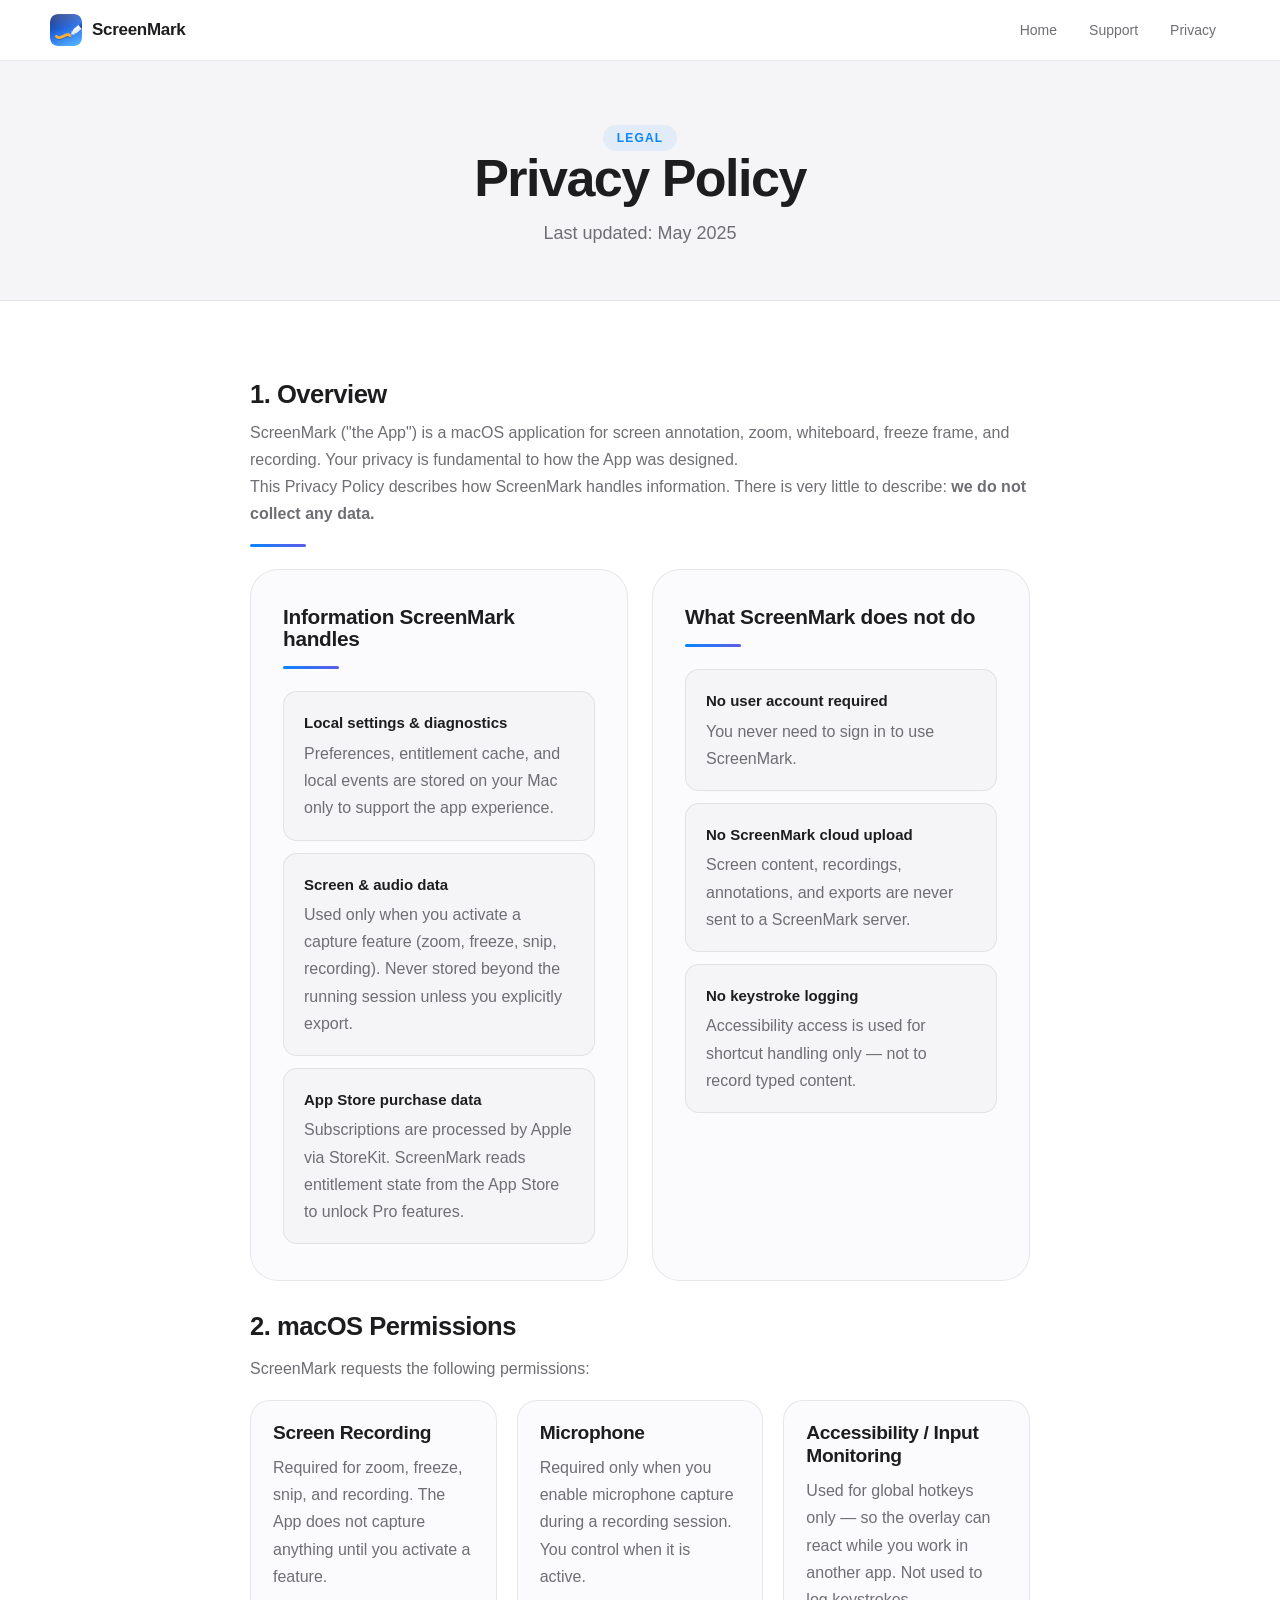
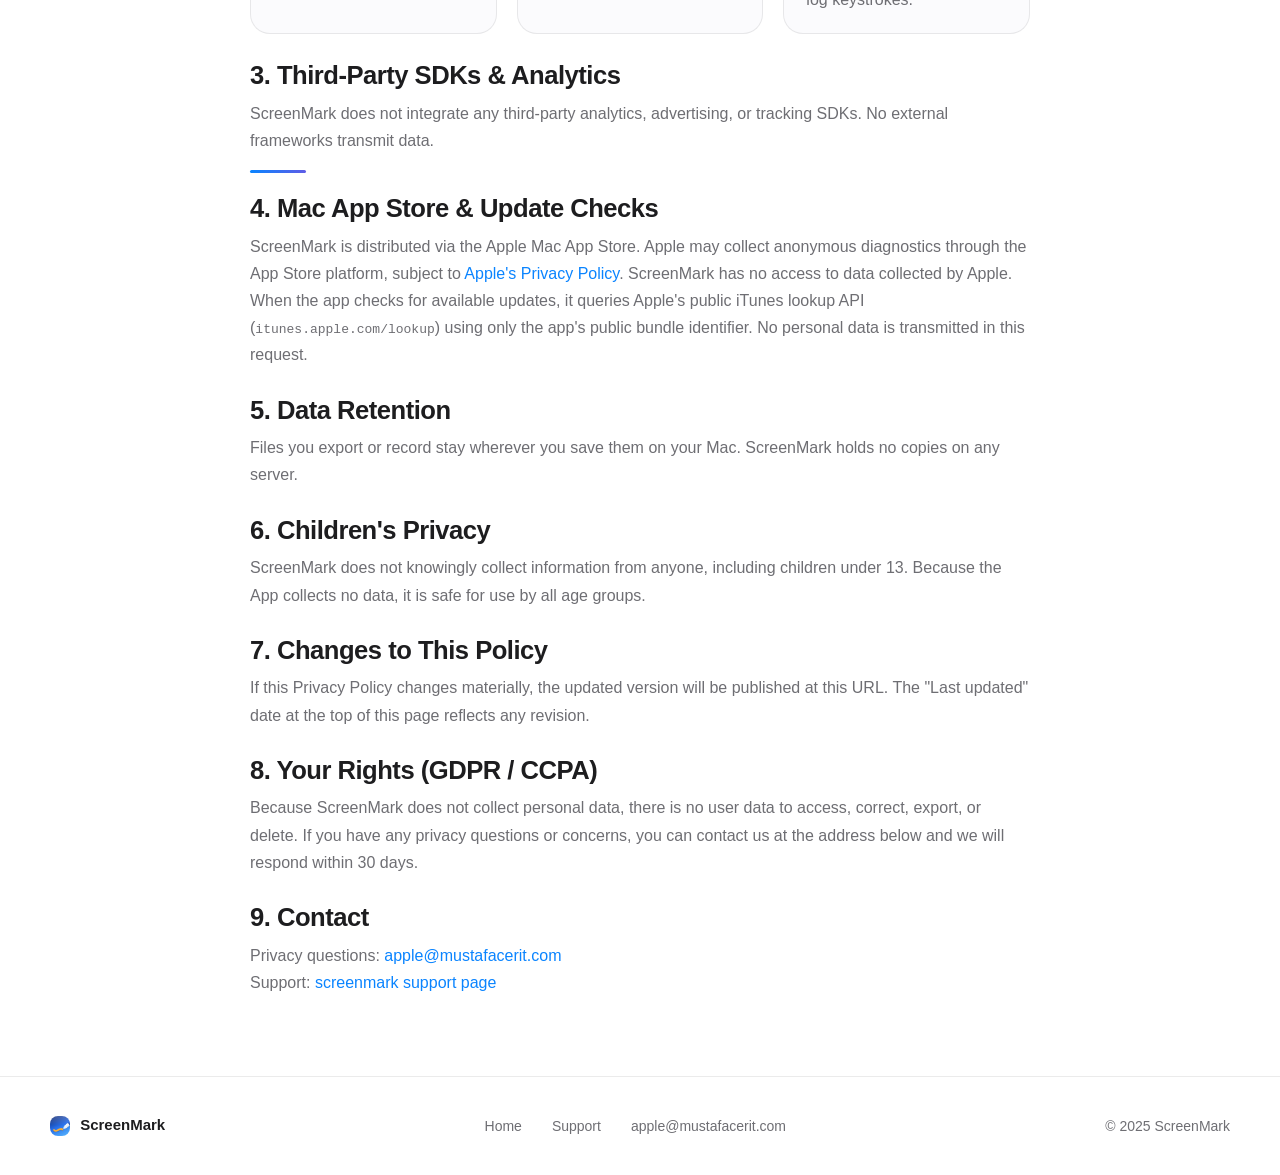
<file: privacy/index.html>
<!doctype html>
<html lang="en">
<head>
  <meta charset="utf-8">
  <meta name="viewport" content="width=device-width, initial-scale=1">
  <title>Privacy Policy – ScreenMark</title>
  <meta name="description" content="ScreenMark Privacy Policy. No data is collected. All processing is local on your Mac.">
  <link rel="stylesheet" href="../assets/site.css">
</head>
<body>

  <header class="site-header">
    <div class="shell">
      <a class="brand" href="../">
        <img src="../assets/icon.png" alt="ScreenMark icon" class="brand-icon">
        ScreenMark
      </a>
      <nav class="nav" aria-label="Primary">
        <a href="../">Home</a>
        <a href="../support/">Support</a>
        <a href="./">Privacy</a>
      </nav>
    </div>
  </header>

  <main>

    <div class="page-hero">
      <span class="eyebrow">Legal</span>
      <h1>Privacy Policy</h1>
      <p>Last updated: May 2025</p>
    </div>

    <section class="section">
      <div class="shell" style="max-width:780px">

        <h2 style="font-size:1.6rem;letter-spacing:-0.5px;margin-bottom:10px">1. Overview</h2>
        <p>ScreenMark ("the App") is a macOS application for screen annotation, zoom, whiteboard, freeze frame, and recording. Your privacy is fundamental to how the App was designed.</p>
        <p>This Privacy Policy describes how ScreenMark handles information. There is very little to describe: <strong>we do not collect any data.</strong></p>

        <div class="accent-rule"></div>

        <div class="two-up" style="margin-bottom:32px">
          <article class="panel">
            <h2 style="font-size:1.3rem;letter-spacing:-0.3px">Information ScreenMark handles</h2>
            <div class="accent-rule"></div>
            <ul class="info-list">
              <li>
                <strong>Local settings &amp; diagnostics</strong>
                <p>Preferences, entitlement cache, and local events are stored on your Mac only to support the app experience.</p>
              </li>
              <li>
                <strong>Screen &amp; audio data</strong>
                <p>Used only when you activate a capture feature (zoom, freeze, snip, recording). Never stored beyond the running session unless you explicitly export.</p>
              </li>
              <li>
                <strong>App Store purchase data</strong>
                <p>Subscriptions are processed by Apple via StoreKit. ScreenMark reads entitlement state from the App Store to unlock Pro features.</p>
              </li>
            </ul>
          </article>

          <article class="panel">
            <h2 style="font-size:1.3rem;letter-spacing:-0.3px">What ScreenMark does not do</h2>
            <div class="accent-rule"></div>
            <ul class="info-list">
              <li>
                <strong>No user account required</strong>
                <p>You never need to sign in to use ScreenMark.</p>
              </li>
              <li>
                <strong>No ScreenMark cloud upload</strong>
                <p>Screen content, recordings, annotations, and exports are never sent to a ScreenMark server.</p>
              </li>
              <li>
                <strong>No keystroke logging</strong>
                <p>Accessibility access is used for shortcut handling only — not to record typed content.</p>
              </li>
            </ul>
          </article>
        </div>

        <h2 style="font-size:1.6rem;letter-spacing:-0.5px;margin-bottom:14px">2. macOS Permissions</h2>
        <p>ScreenMark requests the following permissions:</p>
        <div class="cards-grid" style="margin:18px 0 28px">
          <article class="card" style="padding:20px 22px">
            <h3>Screen Recording</h3>
            <p>Required for zoom, freeze, snip, and recording. The App does not capture anything until you activate a feature.</p>
          </article>
          <article class="card" style="padding:20px 22px">
            <h3>Microphone</h3>
            <p>Required only when you enable microphone capture during a recording session. You control when it is active.</p>
          </article>
          <article class="card" style="padding:20px 22px">
            <h3>Accessibility / Input Monitoring</h3>
            <p>Used for global hotkeys only — so the overlay can react while you work in another app. Not used to log keystrokes.</p>
          </article>
        </div>

        <h2 style="font-size:1.6rem;letter-spacing:-0.5px;margin-bottom:10px">3. Third-Party SDKs &amp; Analytics</h2>
        <p>ScreenMark does not integrate any third-party analytics, advertising, or tracking SDKs. No external frameworks transmit data.</p>

        <div class="accent-rule"></div>

        <h2 style="font-size:1.6rem;letter-spacing:-0.5px;margin-bottom:10px">4. Mac App Store &amp; Update Checks</h2>
        <p>ScreenMark is distributed via the Apple Mac App Store. Apple may collect anonymous diagnostics through the App Store platform, subject to <a href="https://www.apple.com/legal/privacy/" target="_blank" rel="noopener" style="color:var(--accent)">Apple's Privacy Policy</a>. ScreenMark has no access to data collected by Apple.</p>
        <p>When the app checks for available updates, it queries Apple's public iTunes lookup API (<code>itunes.apple.com/lookup</code>) using only the app's public bundle identifier. No personal data is transmitted in this request.</p>

        <h2 style="font-size:1.6rem;letter-spacing:-0.5px;margin-bottom:10px;margin-top:28px">5. Data Retention</h2>
        <p>Files you export or record stay wherever you save them on your Mac. ScreenMark holds no copies on any server.</p>

        <h2 style="font-size:1.6rem;letter-spacing:-0.5px;margin-bottom:10px;margin-top:28px">6. Children's Privacy</h2>
        <p>ScreenMark does not knowingly collect information from anyone, including children under 13. Because the App collects no data, it is safe for use by all age groups.</p>

        <h2 style="font-size:1.6rem;letter-spacing:-0.5px;margin-bottom:10px;margin-top:28px">7. Changes to This Policy</h2>
        <p>If this Privacy Policy changes materially, the updated version will be published at this URL. The "Last updated" date at the top of this page reflects any revision.</p>

        <h2 style="font-size:1.6rem;letter-spacing:-0.5px;margin-bottom:10px;margin-top:28px">8. Your Rights (GDPR / CCPA)</h2>
        <p>Because ScreenMark does not collect personal data, there is no user data to access, correct, export, or delete. If you have any privacy questions or concerns, you can contact us at the address below and we will respond within 30 days.</p>

        <h2 style="font-size:1.6rem;letter-spacing:-0.5px;margin-bottom:10px;margin-top:28px">9. Contact</h2>
        <p>Privacy questions: <a href="mailto:apple@mustafacerit.com" style="color:var(--accent)">apple@mustafacerit.com</a><br>
        Support: <a href="../support/" style="color:var(--accent)">screenmark support page</a></p>

      </div>
    </section>

  </main>

  <footer class="site-footer">
    <div class="shell">
      <span class="footer-brand"><img src="../assets/icon.png" alt="" class="brand-icon" style="width:20px;height:20px;vertical-align:middle;margin-right:6px;"> ScreenMark</span>
      <div class="footer-links">
        <a href="../">Home</a>
        <a href="../support/">Support</a>
        <a href="mailto:apple@mustafacerit.com">apple@mustafacerit.com</a>
      </div>
      <span class="footer-copy">© 2025 ScreenMark</span>
    </div>
  </footer>

</body>
</html>
</file>
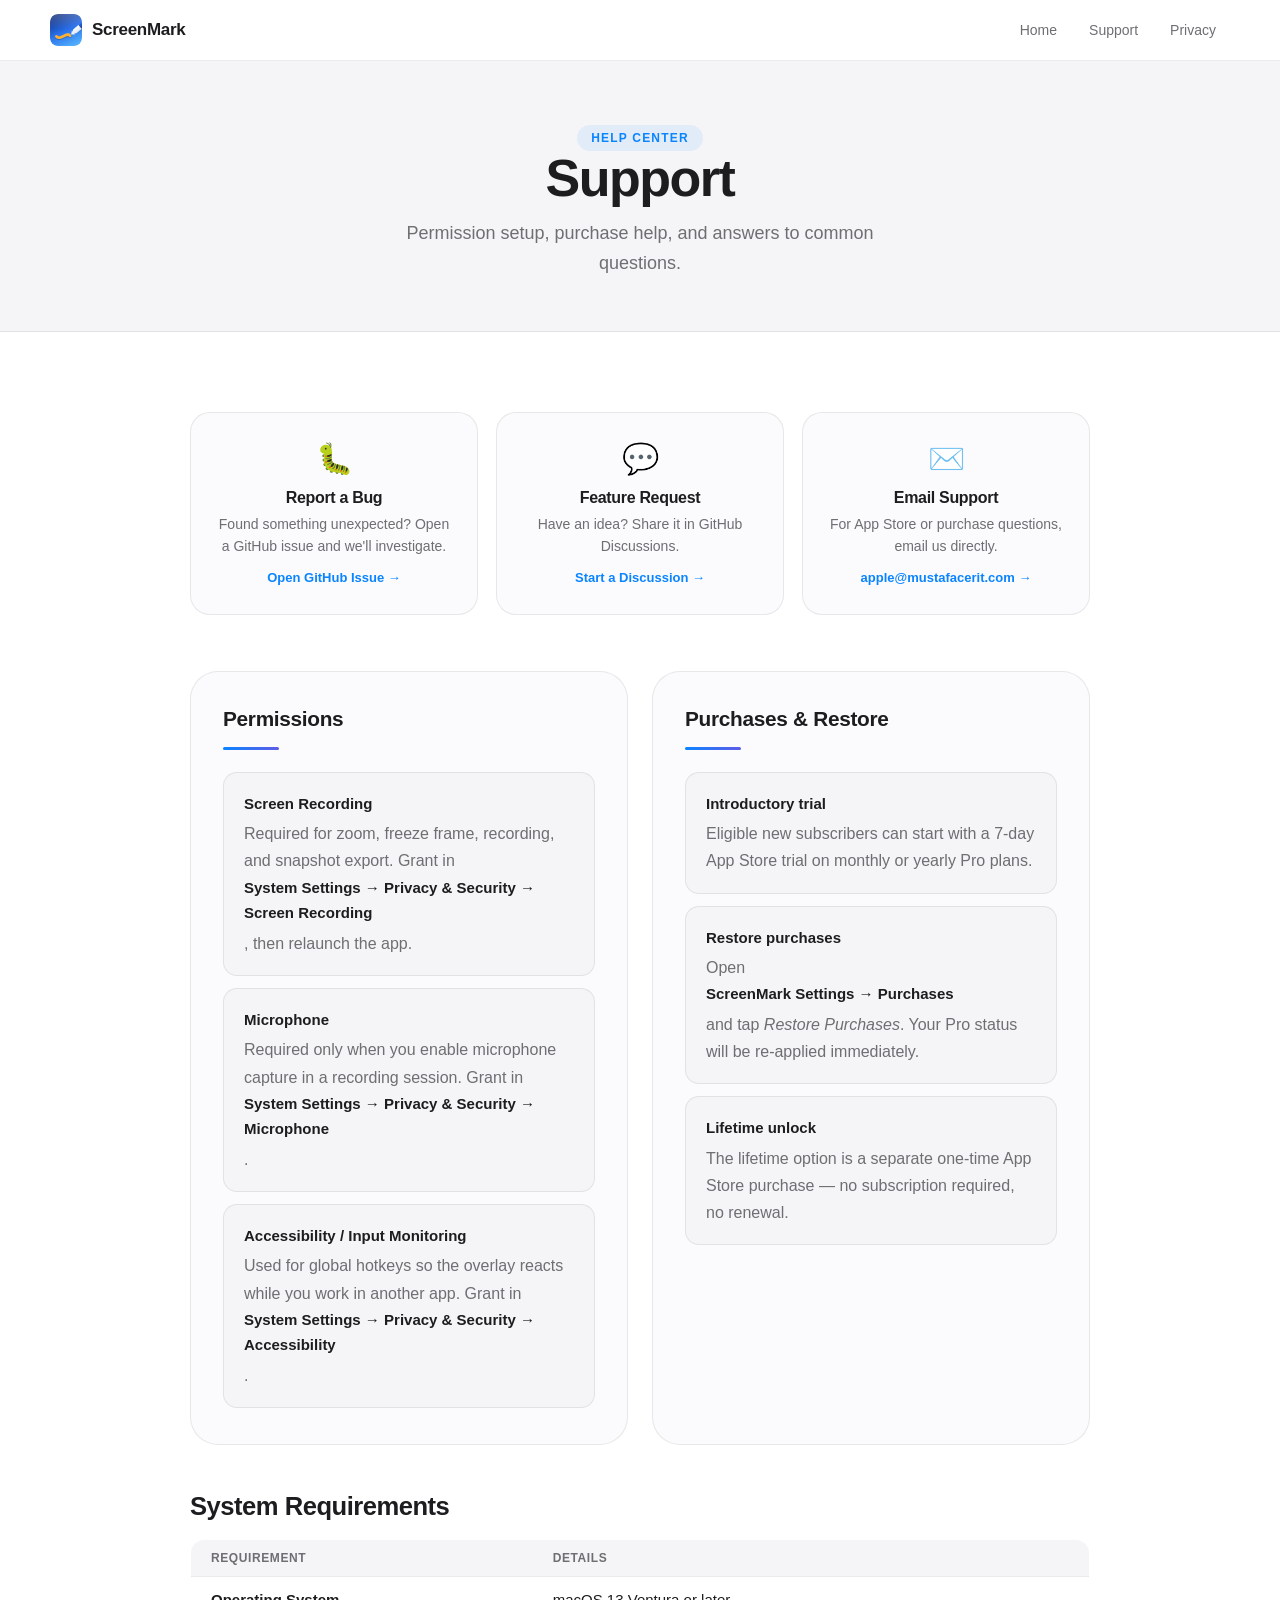
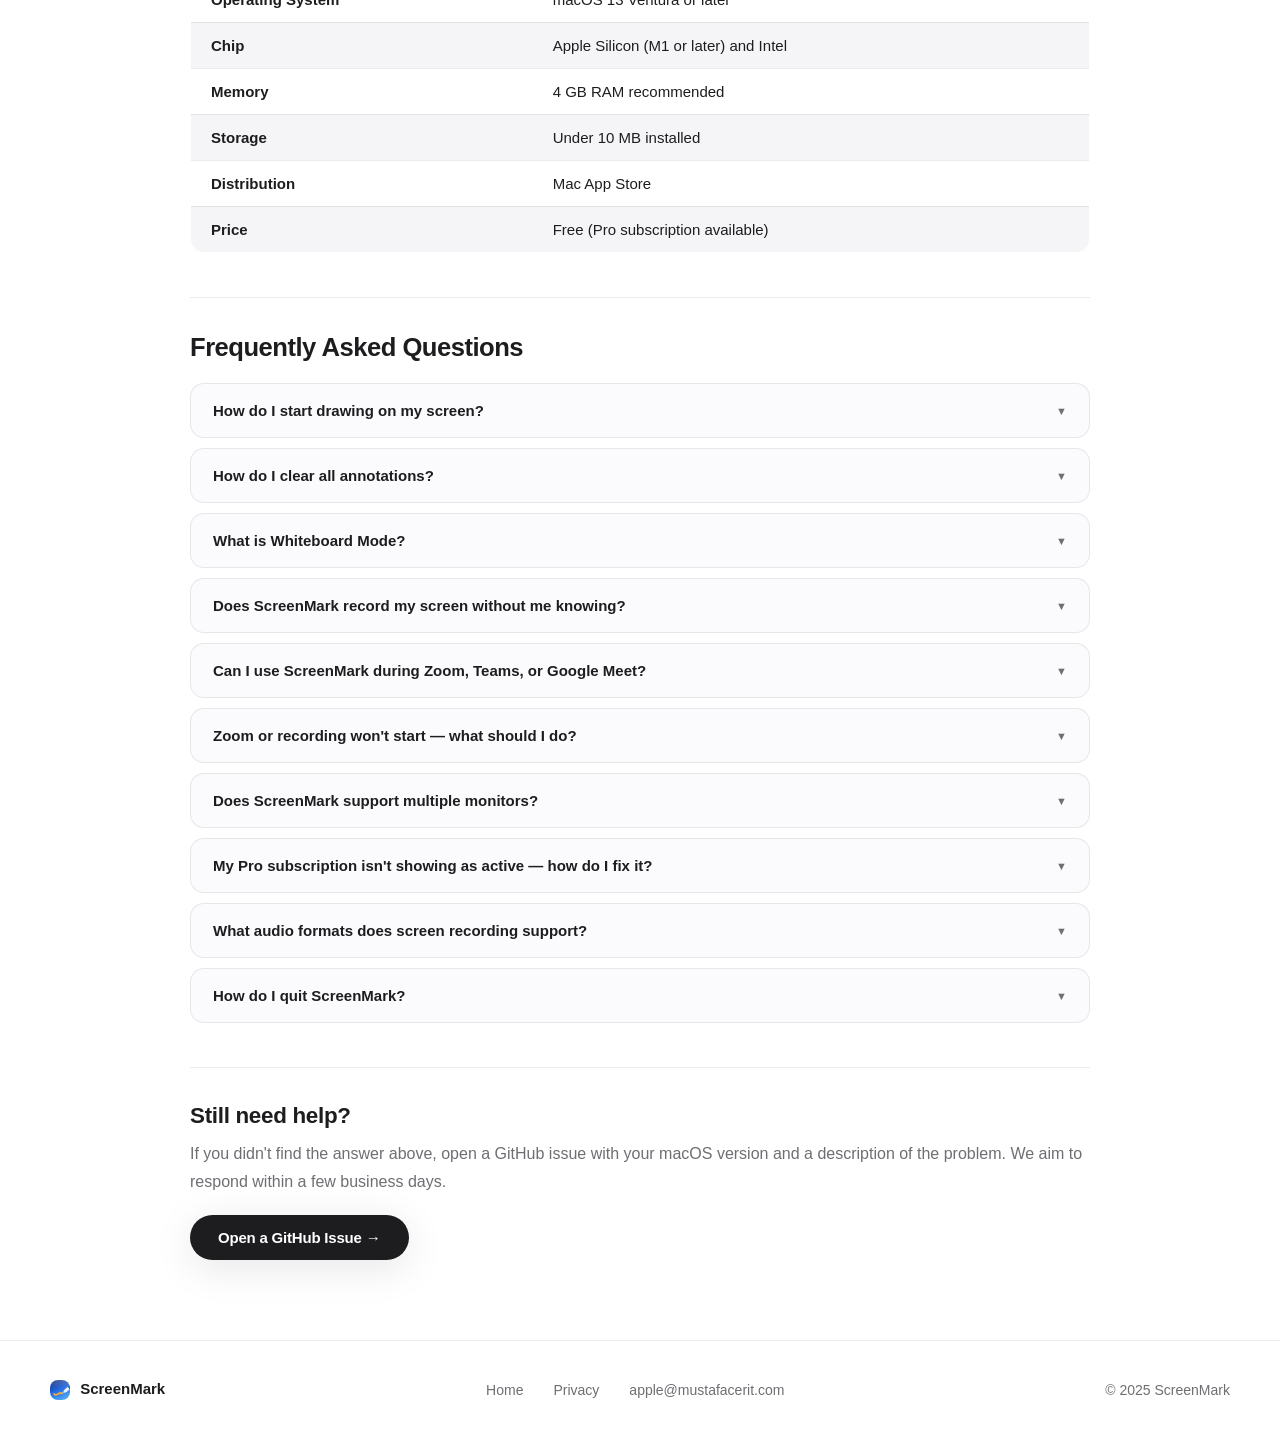
<file: support/index.html>
<!doctype html>
<html lang="en">
<head>
  <meta charset="utf-8">
  <meta name="viewport" content="width=device-width, initial-scale=1">
  <title>Support – ScreenMark</title>
  <meta name="description" content="Support page for ScreenMark. Permission setup, restore purchases, FAQs, and contact details.">
  <link rel="stylesheet" href="../assets/site.css">
</head>
<body>

  <header class="site-header">
    <div class="shell">
      <a class="brand" href="../">
        <img src="../assets/icon.png" alt="ScreenMark icon" class="brand-icon">
        ScreenMark
      </a>
      <nav class="nav" aria-label="Primary">
        <a href="../">Home</a>
        <a href="./">Support</a>
        <a href="../privacy/">Privacy</a>
      </nav>
    </div>
  </header>

  <main>

    <div class="page-hero">
      <span class="eyebrow">Help Center</span>
      <h1>Support</h1>
      <p>Permission setup, purchase help, and answers to common questions.</p>
    </div>

    <section class="section">
      <div class="shell" style="max-width:900px">

        <!-- Contact cards -->
        <div class="contact-grid">
          <a class="contact-card" href="https://github.com/ceritmustafa/screenmark-public/issues/new" target="_blank" rel="noopener">
            <span class="cc-icon">🐛</span>
            <h3>Report a Bug</h3>
            <p>Found something unexpected? Open a GitHub issue and we'll investigate.</p>
            <span class="cc-link">Open GitHub Issue →</span>
          </a>
          <a class="contact-card" href="https://github.com/ceritmustafa/screenmark-public/discussions" target="_blank" rel="noopener">
            <span class="cc-icon">💬</span>
            <h3>Feature Request</h3>
            <p>Have an idea? Share it in GitHub Discussions.</p>
            <span class="cc-link">Start a Discussion →</span>
          </a>
          <a class="contact-card" href="mailto:apple@mustafacerit.com">
            <span class="cc-icon">✉️</span>
            <h3>Email Support</h3>
            <p>For App Store or purchase questions, email us directly.</p>
            <span class="cc-link">apple@mustafacerit.com →</span>
          </a>
        </div>

        <!-- Permissions + Purchases -->
        <div class="two-up" style="margin-bottom:48px">
          <article class="panel">
            <h2 style="font-size:1.3rem;letter-spacing:-0.3px">Permissions</h2>
            <div class="accent-rule"></div>
            <ul class="info-list">
              <li>
                <strong>Screen Recording</strong>
                <p>Required for zoom, freeze frame, recording, and snapshot export. Grant in <strong>System Settings → Privacy &amp; Security → Screen Recording</strong>, then relaunch the app.</p>
              </li>
              <li>
                <strong>Microphone</strong>
                <p>Required only when you enable microphone capture in a recording session. Grant in <strong>System Settings → Privacy &amp; Security → Microphone</strong>.</p>
              </li>
              <li>
                <strong>Accessibility / Input Monitoring</strong>
                <p>Used for global hotkeys so the overlay reacts while you work in another app. Grant in <strong>System Settings → Privacy &amp; Security → Accessibility</strong>.</p>
              </li>
            </ul>
          </article>

          <article class="panel">
            <h2 style="font-size:1.3rem;letter-spacing:-0.3px">Purchases &amp; Restore</h2>
            <div class="accent-rule"></div>
            <ul class="info-list">
              <li>
                <strong>Introductory trial</strong>
                <p>Eligible new subscribers can start with a 7-day App Store trial on monthly or yearly Pro plans.</p>
              </li>
              <li>
                <strong>Restore purchases</strong>
                <p>Open <strong>ScreenMark Settings → Purchases</strong> and tap <em>Restore Purchases</em>. Your Pro status will be re-applied immediately.</p>
              </li>
              <li>
                <strong>Lifetime unlock</strong>
                <p>The lifetime option is a separate one-time App Store purchase — no subscription required, no renewal.</p>
              </li>
            </ul>
          </article>
        </div>

        <!-- System Requirements -->
        <h2 style="font-size:1.6rem;letter-spacing:-0.5px;margin-bottom:18px">System Requirements</h2>
        <table class="req-table">
          <thead>
            <tr><th>Requirement</th><th>Details</th></tr>
          </thead>
          <tbody>
            <tr><td><strong>Operating System</strong></td><td>macOS 13 Ventura or later</td></tr>
            <tr><td><strong>Chip</strong></td><td>Apple Silicon (M1 or later) and Intel</td></tr>
            <tr><td><strong>Memory</strong></td><td>4 GB RAM recommended</td></tr>
            <tr><td><strong>Storage</strong></td><td>Under 10 MB installed</td></tr>
            <tr><td><strong>Distribution</strong></td><td>Mac App Store</td></tr>
            <tr><td><strong>Price</strong></td><td>Free (Pro subscription available)</td></tr>
          </tbody>
        </table>

        <hr class="section-divider">

        <!-- FAQ -->
        <h2 style="font-size:1.6rem;letter-spacing:-0.5px;margin-bottom:22px">Frequently Asked Questions</h2>
        <div class="faq-list">

          <div class="faq-item">
            <div class="faq-q" onclick="toggleFaq(this)">
              How do I start drawing on my screen?
              <span class="faq-arrow">▼</span>
            </div>
            <div class="faq-a">Click the ScreenMark icon in your menu bar to open the toolbar, then select the pen or any drawing tool. Your cursor changes to confirm drawing mode is active. Draw freely on top of any content.</div>
          </div>

          <div class="faq-item">
            <div class="faq-q" onclick="toggleFaq(this)">
              How do I clear all annotations?
              <span class="faq-arrow">▼</span>
            </div>
            <div class="faq-a">Use the eraser tool to remove individual strokes, or click the <strong>Clear All</strong> button in the toolbar. You can also press <kbd style="background:var(--canvas-alt);padding:2px 6px;border-radius:5px;font-family:monospace">⌘Z</kbd> to undo the last stroke.</div>
          </div>

          <div class="faq-item">
            <div class="faq-q" onclick="toggleFaq(this)">
              What is Whiteboard Mode?
              <span class="faq-arrow">▼</span>
            </div>
            <div class="faq-a">Whiteboard Mode covers your screen with a solid white (or black) canvas, turning your display into a virtual whiteboard. Perfect for teaching, explaining concepts, or live sketching without switching apps.</div>
          </div>

          <div class="faq-item">
            <div class="faq-q" onclick="toggleFaq(this)">
              Does ScreenMark record my screen without me knowing?
              <span class="faq-arrow">▼</span>
            </div>
            <div class="faq-a">No. ScreenMark requests Screen Recording permission to display its overlay — it never captures, records, or saves screenshots unless you explicitly start a recording session. See the <a href="../privacy/" style="color:var(--accent)">Privacy Policy</a> for details.</div>
          </div>

          <div class="faq-item">
            <div class="faq-q" onclick="toggleFaq(this)">
              Can I use ScreenMark during Zoom, Teams, or Google Meet?
              <span class="faq-arrow">▼</span>
            </div>
            <div class="faq-a">Yes. ScreenMark's overlay is visible to remote participants during screen sharing on Zoom, Teams, Meet, and similar apps. This makes it ideal for remote teaching, live demos, and async walkthroughs.</div>
          </div>

          <div class="faq-item">
            <div class="faq-q" onclick="toggleFaq(this)">
              Zoom or recording won't start — what should I do?
              <span class="faq-arrow">▼</span>
            </div>
            <div class="faq-a">Confirm Screen Recording permission is granted in <strong>System Settings → Privacy &amp; Security → Screen Recording</strong>. After granting, quit ScreenMark from the menu bar and relaunch it — permissions take effect after a restart.</div>
          </div>

          <div class="faq-item">
            <div class="faq-q" onclick="toggleFaq(this)">
              Does ScreenMark support multiple monitors?
              <span class="faq-arrow">▼</span>
            </div>
            <div class="faq-a">Yes. The drawing overlay follows your cursor to whichever display is active. You can switch between monitors freely during a session.</div>
          </div>

          <div class="faq-item">
            <div class="faq-q" onclick="toggleFaq(this)">
              My Pro subscription isn't showing as active — how do I fix it?
              <span class="faq-arrow">▼</span>
            </div>
            <div class="faq-a">Open <strong>ScreenMark Settings → Purchases</strong> and tap <em>Restore Purchases</em>. If the issue persists, ensure you're signed into the correct Apple ID in the App Store, then try restoring again.</div>
          </div>

          <div class="faq-item">
            <div class="faq-q" onclick="toggleFaq(this)">
              What audio formats does screen recording support?
              <span class="faq-arrow">▼</span>
            </div>
            <div class="faq-a">Recording exports to MP4 or MOV with microphone and/or system audio. GIF recording is silent. Verify your audio toggles in the recording panel before you start to ensure the correct sources are captured.</div>
          </div>

          <div class="faq-item">
            <div class="faq-q" onclick="toggleFaq(this)">
              How do I quit ScreenMark?
              <span class="faq-arrow">▼</span>
            </div>
            <div class="faq-a">Right-click (or Control-click) the ScreenMark icon in your menu bar and select <strong>Quit</strong>, or use the Quit option inside the toolbar panel.</div>
          </div>

        </div>

        <hr class="section-divider">

        <h2 style="font-size:1.4rem;letter-spacing:-0.3px;margin-bottom:12px">Still need help?</h2>
        <p style="margin-bottom:20px">If you didn't find the answer above, open a GitHub issue with your macOS version and a description of the problem. We aim to respond within a few business days.</p>
        <a href="https://github.com/ceritmustafa/screenmark-public/issues/new" target="_blank" rel="noopener"
           class="btn-appstore" style="display:inline-flex">
          Open a GitHub Issue →
        </a>

      </div>
    </section>

  </main>

  <footer class="site-footer">
    <div class="shell">
      <span class="footer-brand"><img src="../assets/icon.png" alt="" class="brand-icon" style="width:20px;height:20px;vertical-align:middle;margin-right:6px;"> ScreenMark</span>
      <div class="footer-links">
        <a href="../">Home</a>
        <a href="../privacy/">Privacy</a>
        <a href="mailto:apple@mustafacerit.com">apple@mustafacerit.com</a>
      </div>
      <span class="footer-copy">© 2025 ScreenMark</span>
    </div>
  </footer>

  <script>
    function toggleFaq(el) {
      el.closest('.faq-item').classList.toggle('open');
    }
  </script>

</body>
</html>
</file>
<file: assets/site.css>
/* ─────────────────────────────────────────────
   ScreenMark – Site CSS (Apple-style redesign)
   ───────────────────────────────────────────── */

:root {
  --ink:          #1d1d1f;
  --ink-soft:     #3a3a3c;
  --muted:        #6e6e73;
  --canvas:       #ffffff;
  --canvas-alt:   #f5f5f7;
  --canvas-card:  #fbfbfd;
  --line:         rgba(0, 0, 0, 0.08);
  --line-strong:  rgba(0, 0, 0, 0.14);
  --accent:       #0a84ff;
  --accent-dark:  #0077ed;
  --accent2:      #5e5ce6;
  --warm:         #f97316;
  --cool-soft:    #dbeafe;
  --warm-soft:    #ffedd5;
  --success:      #34c759;
  --radius-xl:    28px;
  --radius-lg:    20px;
  --radius-md:    14px;
  --radius-sm:    10px;
  --shadow-sm:    0 2px 14px rgba(0,0,0,0.07);
  --shadow-md:    0 8px 40px rgba(0,0,0,0.10);
  --shadow-lg:    0 24px 80px rgba(0,0,0,0.16);
  --shadow-xl:    0 40px 120px rgba(0,0,0,0.22);
}

*, *::before, *::after { box-sizing: border-box; margin: 0; padding: 0; }

html { scroll-behavior: smooth; }

body {
  font-family: -apple-system, BlinkMacSystemFont, "SF Pro Display", "Helvetica Neue", sans-serif;
  background: var(--canvas);
  color: var(--ink);
  -webkit-font-smoothing: antialiased;
  overflow-x: hidden;
}

a { color: inherit; text-decoration: none; }
p, li { line-height: 1.7; color: var(--muted); }

/* ── LAYOUT ── */
.shell {
  width: min(1180px, calc(100% - 48px));
  margin: 0 auto;
}

/* ── NAVIGATION ── */
.site-header {
  position: sticky; top: 0; z-index: 100;
  background: rgba(255,255,255,0.82);
  backdrop-filter: saturate(180%) blur(20px);
  -webkit-backdrop-filter: saturate(180%) blur(20px);
  border-bottom: 0.5px solid var(--line);
}

.site-header .shell {
  display: flex; align-items: center;
  justify-content: space-between;
  gap: 20px; padding: 14px 0;
}

.brand {
  display: inline-flex; align-items: center; gap: 10px;
  text-decoration: none; font-weight: 700;
  font-size: 17px; letter-spacing: -0.3px; color: var(--ink);
}

.brand-mark {
  width: 36px; height: 36px;
  display: grid; place-items: center;
  color: white; border-radius: 10px; font-size: 18px;
  background: linear-gradient(140deg, var(--accent), var(--accent2));
  box-shadow: 0 6px 18px rgba(10,132,255,0.35);
  flex-shrink: 0;
}

.nav { display: flex; align-items: center; flex-wrap: wrap; gap: 4px; }

.nav a {
  display: inline-flex; align-items: center;
  padding: 7px 14px; border-radius: 50px;
  font-size: 14px; font-weight: 500;
  color: var(--muted); transition: color 0.15s, background 0.15s;
}
.nav a:hover { color: var(--ink); background: var(--canvas-alt); }

/* App Store button in nav */
.nav .appstore-nav {
  background: var(--ink); color: #fff !important;
  font-weight: 600; padding: 8px 18px; border-radius: 50px;
  font-size: 14px; transition: opacity 0.2s;
}
.nav .appstore-nav:hover { opacity: 0.82; background: var(--ink); }

/* ── EYEBROW / BADGES ── */
.eyebrow {
  display: inline-flex; align-items: center; gap: 7px;
  padding: 6px 14px; border-radius: 50px;
  background: rgba(10,132,255,0.08); color: var(--accent);
  font-size: 12px; font-weight: 700;
  letter-spacing: 1.2px; text-transform: uppercase;
}

/* ── HERO ── */
.hero {
  padding: 80px 0 0;
  background: linear-gradient(180deg, #fff 0%, var(--canvas-alt) 100%);
  overflow: hidden;
}

.hero-copy { text-align: center; padding: 0 24px; }

.hero-copy h1 {
  font-size: clamp(40px, 7vw, 76px);
  font-weight: 700; letter-spacing: -3px; line-height: 1.02;
  color: var(--ink); margin: 22px 0 20px;
  max-width: 900px; margin-left: auto; margin-right: auto;
}

.hero-copy h1 em {
  font-style: normal;
  background: linear-gradient(135deg, var(--accent), var(--accent2));
  -webkit-background-clip: text; -webkit-text-fill-color: transparent;
  background-clip: text;
}

.hero-copy > p {
  font-size: clamp(16px, 2vw, 20px); color: var(--muted);
  max-width: 560px; margin: 0 auto 38px; line-height: 1.65;
}

/* CTA row */
.cta-row {
  display: flex; flex-wrap: wrap; gap: 14px;
  justify-content: center; margin: 0 0 60px;
}

/* ── BUTTONS ── */
.btn-appstore {
  display: inline-flex; align-items: center; gap: 10px;
  background: var(--ink); color: #fff;
  padding: 14px 28px; border-radius: 50px;
  font-size: 15px; font-weight: 700; letter-spacing: -0.2px;
  box-shadow: var(--shadow-md);
  transition: opacity 0.2s, transform 0.15s;
}
.btn-appstore:hover { opacity: 0.82; transform: translateY(-1px); color: #fff; }
.btn-appstore svg { flex-shrink: 0; }

.btn-ghost {
  display: inline-flex; align-items: center; gap: 8px;
  background: var(--canvas-alt); color: var(--ink);
  padding: 14px 28px; border-radius: 50px;
  font-size: 15px; font-weight: 600;
  border: 0.5px solid var(--line-strong);
  transition: background 0.2s, transform 0.15s;
}
.btn-ghost:hover { background: #e8e8ed; transform: translateY(-1px); }

.button-link.primary {
  display: inline-flex; align-items: center; gap: 10px;
  background: var(--ink); color: #fff;
  padding: 14px 28px; border-radius: 50px;
  font-size: 15px; font-weight: 700;
  box-shadow: var(--shadow-md);
  transition: opacity 0.2s, transform 0.15s;
}
.button-link.primary:hover { opacity: 0.82; transform: translateY(-1px); color: #fff; }

.button-link.secondary {
  display: inline-flex; align-items: center; gap: 8px;
  background: var(--canvas-alt); color: var(--ink);
  padding: 14px 28px; border-radius: 50px;
  font-size: 15px; font-weight: 600;
  border: 0.5px solid var(--line-strong);
  transition: background 0.2s, transform 0.15s;
}
.button-link.secondary:hover { background: #e8e8ed; transform: translateY(-1px); }

/* ── HERO SCREENSHOT ── */
.hero-screenshot-wrap {
  max-width: 1060px; margin: 0 auto;
  padding: 0 24px;
}

.macos-window {
  background: #fff;
  border-radius: 14px 14px 0 0;
  box-shadow: 0 -2px 0 0 var(--line), 0 -40px 100px rgba(0,0,0,0.14);
  overflow: hidden;
}

.macos-titlebar {
  background: #f0f0f0;
  height: 36px; display: flex; align-items: center; padding: 0 14px; gap: 7px;
  border-bottom: 1px solid #ddd;
  flex-shrink: 0;
}

.macos-dot {
  width: 12px; height: 12px; border-radius: 50%; flex-shrink: 0;
}
.macos-dot.red    { background: #ff5f57; }
.macos-dot.yellow { background: #ffbd2e; }
.macos-dot.green  { background: #28c840; }

.macos-window img {
  width: 100%; display: block;
  border-radius: 0 0 0 0;
  max-height: 540px; object-fit: cover; object-position: top;
}

/* ── PROOF BAR ── */
.proof-bar {
  background: var(--canvas-alt);
  border-top: 0.5px solid var(--line); border-bottom: 0.5px solid var(--line);
  padding: 18px 40px;
  display: flex; align-items: center; justify-content: center;
  gap: 40px; flex-wrap: wrap;
}

.proof-item {
  display: flex; align-items: center; gap: 8px;
  font-size: 14px; color: var(--muted); font-weight: 500;
}
.proof-item .pi-icon { font-size: 18px; }

/* ── SECTIONS ── */
.section { padding: 80px 0; }
.section-alt { background: var(--canvas-alt); }
.section-border-top { border-top: 0.5px solid var(--line); }

.section-header { text-align: center; margin-bottom: 56px; }
.section-header .eyebrow { margin-bottom: 14px; }
.section-header h2 { margin-bottom: 14px; }
.section-header p { font-size: 17px; max-width: 540px; margin: 0 auto; }

h1 { font-size: clamp(3rem, 7vw, 5rem); letter-spacing: -0.05em; line-height: 1.05; margin: 0 0 16px; }
h2 { font-size: clamp(2rem, 4vw, 3rem); letter-spacing: -0.04em; line-height: 1.08; margin: 0 0 14px; }
h3 { font-size: 1.2rem; letter-spacing: -0.02em; line-height: 1.2; margin: 0 0 10px; }

/* ── FEATURE GRID ── */
.feature-grid {
  display: grid;
  grid-template-columns: repeat(3, minmax(0, 1fr));
  gap: 20px;
}

.card {
  background: var(--canvas-card);
  border: 0.5px solid var(--line);
  border-radius: var(--radius-lg);
  padding: 32px 28px;
  transition: transform 0.22s, box-shadow 0.22s;
}
.card:hover { transform: translateY(-4px); box-shadow: var(--shadow-md); }

.card-icon {
  width: 52px; height: 52px; border-radius: var(--radius-md);
  display: flex; align-items: center; justify-content: center;
  font-size: 24px; margin-bottom: 18px; flex-shrink: 0;
}
.card-icon.blue   { background: #e4f1ff; }
.card-icon.purple { background: #ece8ff; }
.card-icon.orange { background: #fff2e5; }
.card-icon.green  { background: #e4f7ed; }
.card-icon.pink   { background: #ffe4f0; }
.card-icon.teal   { background: #e4f5f5; }
.card-icon.yellow { background: #fffbe4; }
.card-icon.indigo { background: #eaebff; }

.pro-badge {
  display: inline-block;
  background: #6366f1;
  color: #fff;
  font-size: 9px;
  font-weight: 800;
  letter-spacing: .04em;
  padding: 1px 5px;
  border-radius: 4px;
  vertical-align: middle;
  line-height: 1.6;
}

/* ── SCREENSHOT GALLERY ── */
.gallery-section {
  background: var(--canvas-alt);
  padding: 80px 0 60px;
  border-top: 0.5px solid var(--line);
  border-bottom: 0.5px solid var(--line);
}

.gallery-scroll-wrap {
  overflow-x: auto; overflow-y: hidden;
  -webkit-overflow-scrolling: touch;
  scrollbar-width: none;
  padding: 8px 40px 24px;
}
.gallery-scroll-wrap::-webkit-scrollbar { display: none; }

.gallery-track {
  display: flex; gap: 20px; width: max-content;
}

.gallery-item {
  flex-shrink: 0; width: 640px;
  border-radius: var(--radius-lg); overflow: hidden;
  box-shadow: var(--shadow-md); border: 0.5px solid var(--line);
  background: #fff;
  cursor: pointer; transition: transform 0.25s, box-shadow 0.25s;
}
.gallery-item:hover { transform: scale(1.025); box-shadow: var(--shadow-lg); }
.gallery-item img { width: 100%; height: auto; display: block; }
.gallery-caption {
  padding: 12px 18px;
  font-size: 13px; font-weight: 600; color: var(--muted);
  border-top: 0.5px solid var(--line);
}

/* ── SPOTLIGHT ROWS ── */
.spotlight-section { padding: 80px 0; }

.spotlight-row {
  display: grid;
  grid-template-columns: 1fr 1fr;
  gap: 60px; align-items: center;
  max-width: 1100px; margin: 0 auto 80px;
  padding: 0 24px;
}
.spotlight-row:last-child { margin-bottom: 0; }
.spotlight-row.flip { direction: rtl; }
.spotlight-row.flip > * { direction: ltr; }

.spotlight-tag {
  display: inline-block; font-size: 12px; font-weight: 700;
  letter-spacing: 1.4px; text-transform: uppercase;
  color: var(--accent); margin-bottom: 14px;
}

.spotlight-content h2 { font-size: clamp(26px, 3.5vw, 36px); letter-spacing: -0.8px; }
.spotlight-content p  { font-size: 16px; line-height: 1.75; margin-bottom: 10px; }

.spotlight-visual img {
  width: 100%; border-radius: var(--radius-lg);
  box-shadow: var(--shadow-lg); border: 0.5px solid var(--line);
  display: block;
}

/* ── PILL LIST ── */
.pill-list { display: flex; flex-wrap: wrap; gap: 8px; margin-top: 18px; }
.pill {
  background: var(--canvas-alt); border: 0.5px solid var(--line-strong);
  font-size: 13px; font-weight: 500; color: var(--muted);
  padding: 5px 13px; border-radius: 50px;
}
.pill.cool { background: var(--cool-soft); color: #1d4ed8; border-color: transparent; }
.pill.warm { background: var(--warm-soft); color: #c2410c; border-color: transparent; }

/* ── PRICING ── */
.pricing-grid {
  display: grid;
  grid-template-columns: repeat(3, minmax(0, 1fr));
  gap: 20px;
}

.price-card {
  background: var(--canvas-card);
  border: 0.5px solid var(--line);
  border-radius: var(--radius-xl);
  padding: 32px 28px;
  position: relative;
}

.price-card.highlight {
  border-color: rgba(10,132,255,0.3);
  background: linear-gradient(180deg, rgba(10,132,255,0.04), var(--canvas-card));
  box-shadow: 0 0 0 1px rgba(10,132,255,0.15), var(--shadow-sm);
}

.price-card .eyebrow { margin-bottom: 12px; }

.price-tag {
  display: inline-flex; align-items: baseline; gap: 6px;
  font-size: 2.2rem; font-weight: 800; color: var(--ink); margin: 12px 0 10px;
}
.price-tag span { font-size: 0.95rem; font-weight: 600; color: var(--muted); }

/* ── METRICS / HERO STATS ── */
.hero-metrics {
  display: flex; gap: 0;
  justify-content: center; flex-wrap: wrap;
  border-top: 0.5px solid var(--line);
  border-bottom: 0.5px solid var(--line);
  background: var(--canvas-alt);
  margin-top: 40px;
}
.metric {
  flex: 1 1 200px;
  padding: 24px 32px; text-align: center;
  border-right: 0.5px solid var(--line);
}
.metric:last-child { border-right: none; }
.metric strong { display: block; font-size: 1.4rem; color: var(--ink); margin-bottom: 4px; }
.metric span { font-size: 14px; }

/* ── INFO LIST (panels) ── */
.panel {
  background: var(--canvas-card);
  border: 0.5px solid var(--line);
  border-radius: var(--radius-xl);
  padding: 36px 32px;
}

.info-list {
  list-style: none; padding: 0; margin: 0;
  display: grid; gap: 12px;
}

.info-list li {
  background: var(--canvas-alt);
  border: 0.5px solid var(--line);
  border-radius: var(--radius-md);
  padding: 18px 20px;
}

.info-list li strong {
  display: block; font-size: 15px;
  color: var(--ink); margin-bottom: 4px;
}

.accent-rule {
  width: 56px; height: 3px; border-radius: 99px;
  background: linear-gradient(90deg, var(--accent), var(--accent2));
  margin: 16px 0 22px;
}

/* ── TWO-UP LAYOUT ── */
.two-up {
  display: grid;
  grid-template-columns: repeat(2, minmax(0, 1fr));
  gap: 24px;
}

.cards-grid {
  display: grid;
  grid-template-columns: repeat(3, minmax(0, 1fr));
  gap: 20px;
}

/* ── CTA BAND ── */
.cta-band {
  background: linear-gradient(135deg, var(--accent) 0%, var(--accent2) 100%);
  padding: 80px 40px; text-align: center;
}
.cta-band h2  { color: #fff; margin-bottom: 14px; letter-spacing: -1.5px; }
.cta-band p   { color: rgba(255,255,255,0.8); font-size: 18px; max-width: 480px; margin: 0 auto 38px; }

.btn-white {
  display: inline-flex; align-items: center; gap: 10px;
  background: #fff; color: var(--accent);
  padding: 15px 32px; border-radius: 50px;
  font-size: 16px; font-weight: 700;
  box-shadow: 0 10px 40px rgba(0,0,0,0.22);
  transition: opacity 0.2s, transform 0.15s;
}
.btn-white:hover { opacity: 0.9; transform: translateY(-2px); color: var(--accent); }

/* ── REQUIREMENTS STRIP ── */
.req-strip {
  background: var(--canvas-alt);
  border-top: 0.5px solid var(--line); border-bottom: 0.5px solid var(--line);
  padding: 32px 40px;
  display: flex; justify-content: center; flex-wrap: wrap; gap: 48px;
}
.req-item { text-align: center; }
.req-label { font-size: 11px; font-weight: 700; letter-spacing: 1px; text-transform: uppercase; color: var(--muted); margin-bottom: 4px; }
.req-value { font-size: 16px; font-weight: 600; color: var(--ink); }

/* ── PAGE HERO (inner pages) ── */
.page-hero {
  background: var(--canvas-alt);
  border-bottom: 0.5px solid var(--line);
  padding: 64px 0 52px; text-align: center;
}
.page-hero h1 {
  font-size: clamp(36px, 5vw, 52px);
  letter-spacing: -1.5px; margin-bottom: 12px;
}
.page-hero p { font-size: 18px; max-width: 520px; margin: 0 auto; }

/* ── HIGHLIGHT BOX ── */
.highlight-box {
  background: #e8f3ff;
  border-left: 4px solid var(--accent);
  border-radius: 0 var(--radius-md) var(--radius-md) 0;
  padding: 20px 24px; margin-bottom: 44px;
}
.highlight-box strong { display: block; font-size: 15px; color: var(--ink); margin-bottom: 6px; }
.highlight-box p { font-size: 15px; color: var(--ink-soft); margin: 0; }

/* ── FAQ ── */
.faq-list { display: grid; gap: 10px; }
.faq-item {
  border: 0.5px solid var(--line);
  border-radius: var(--radius-md);
  overflow: hidden;
  background: var(--canvas-card);
}
.faq-q {
  padding: 18px 22px; font-size: 15px; font-weight: 600;
  cursor: pointer; display: flex; justify-content: space-between; align-items: center;
  gap: 12px; user-select: none; color: var(--ink);
  transition: background 0.15s;
}
.faq-q:hover { background: var(--canvas-alt); }
.faq-q .faq-arrow {
  font-size: 11px; color: var(--muted); flex-shrink: 0;
  transition: transform 0.2s;
}
.faq-item.open .faq-q .faq-arrow { transform: rotate(180deg); }
.faq-a {
  display: none;
  padding: 0 22px 18px; font-size: 15px; color: var(--muted); line-height: 1.7;
  border-top: 0.5px solid var(--line);
}
.faq-item.open .faq-a { display: block; padding-top: 16px; }

/* ── CONTACT CARDS ── */
.contact-grid {
  display: grid;
  grid-template-columns: repeat(auto-fit, minmax(220px, 1fr));
  gap: 18px; margin-bottom: 56px;
}
.contact-card {
  background: var(--canvas-card); border: 0.5px solid var(--line);
  border-radius: var(--radius-lg); padding: 28px 24px; text-align: center;
  text-decoration: none; color: inherit;
  transition: transform 0.2s, box-shadow 0.2s;
}
.contact-card:hover { transform: translateY(-3px); box-shadow: var(--shadow-sm); }
.contact-card .cc-icon { font-size: 30px; margin-bottom: 12px; display: block; }
.contact-card h3 { font-size: 16px; font-weight: 600; margin-bottom: 7px; color: var(--ink); }
.contact-card p { font-size: 14px; line-height: 1.55; }
.contact-card .cc-link {
  display: inline-block; margin-top: 13px; font-size: 13px;
  font-weight: 700; color: var(--accent);
}

/* ── REQUIREMENTS TABLE ── */
.req-table {
  width: 100%; border-collapse: collapse;
  border: 0.5px solid var(--line);
  border-radius: var(--radius-md); overflow: hidden;
  margin-bottom: 44px;
}
.req-table th {
  background: var(--canvas-alt); padding: 11px 20px; text-align: left;
  font-size: 12px; font-weight: 700; letter-spacing: 0.6px; text-transform: uppercase;
  color: var(--muted); border-bottom: 0.5px solid var(--line);
}
.req-table td {
  padding: 14px 20px; font-size: 15px; color: var(--ink);
  border-bottom: 0.5px solid var(--line);
}
.req-table tr:last-child td { border-bottom: none; }
.req-table tr:nth-child(even) td { background: var(--canvas-alt); }

/* ── LEGAL NOTE ── */
.legal-note { font-size: 13px; color: var(--muted); line-height: 1.6; }

/* ── DIVIDER ── */
.section-divider { border: none; border-top: 0.5px solid var(--line); margin: 44px 0 36px; }

/* ── FOOTER ── */
.site-footer {
  background: var(--canvas);
  border-top: 0.5px solid var(--line);
  padding: 36px 0;
}

.site-footer .shell {
  display: flex; align-items: center;
  justify-content: space-between;
  gap: 20px; flex-wrap: wrap;
}

.footer-brand { font-size: 15px; font-weight: 700; color: var(--ink); }

.footer-links { display: flex; flex-wrap: wrap; gap: 6px; }
.footer-links a {
  font-size: 14px; color: var(--muted); padding: 5px 12px;
  border-radius: 50px; transition: color 0.15s, background 0.15s;
}
.footer-links a:hover { color: var(--ink); background: var(--canvas-alt); }

.footer-copy { font-size: 14px; color: var(--muted); }

/* ── LIGHTBOX ── */
.lightbox {
  display: none; position: fixed; inset: 0; z-index: 1000;
  background: rgba(0,0,0,0.88);
  align-items: center; justify-content: center; padding: 20px;
}
.lightbox.open { display: flex; }
.lightbox img {
  max-width: 92vw; max-height: 88vh; border-radius: 12px;
  box-shadow: 0 40px 120px rgba(0,0,0,0.6);
}
.lightbox-close {
  position: fixed; top: 20px; right: 20px;
  background: rgba(255,255,255,0.14); border: none; cursor: pointer;
  color: #fff; font-size: 22px; width: 44px; height: 44px;
  border-radius: 50%; display: flex; align-items: center; justify-content: center;
  transition: background 0.2s;
}
.lightbox-close:hover { background: rgba(255,255,255,0.26); }

/* ── RESPONSIVE ── */
@media (max-width: 960px) {
  .feature-grid,
  .pricing-grid,
  .cards-grid,
  .two-up        { grid-template-columns: 1fr; }
  .spotlight-row { grid-template-columns: 1fr; gap: 32px; }
  .spotlight-row.flip { direction: ltr; }
  .gallery-item { width: 300px; }
}

@media (max-width: 680px) {
  .shell { width: calc(100% - 32px); }
  .site-header .shell { padding: 10px 0; }
  .hero { padding: 56px 0 0; }
  .hero-copy h1 { letter-spacing: -2px; }
  .section { padding: 56px 0; }
  .proof-bar { gap: 20px; padding: 16px 24px; }
  .req-strip { gap: 24px; padding: 24px; }
  .cta-band { padding: 56px 24px; }
  .page-hero { padding: 48px 24px 36px; }
  .hero-metrics { border: none; flex-direction: column; gap: 0; }
  .metric { border-right: none; border-bottom: 0.5px solid var(--line); }
  .metric:last-child { border-bottom: none; }
  .site-footer .shell { flex-direction: column; align-items: flex-start; }
  .nav .nav-hide-sm { display: none; }
}

.brand-icon {
  width: 32px; height: 32px;
  border-radius: 8px;
  flex-shrink: 0;
  object-fit: contain;
}
</file>
